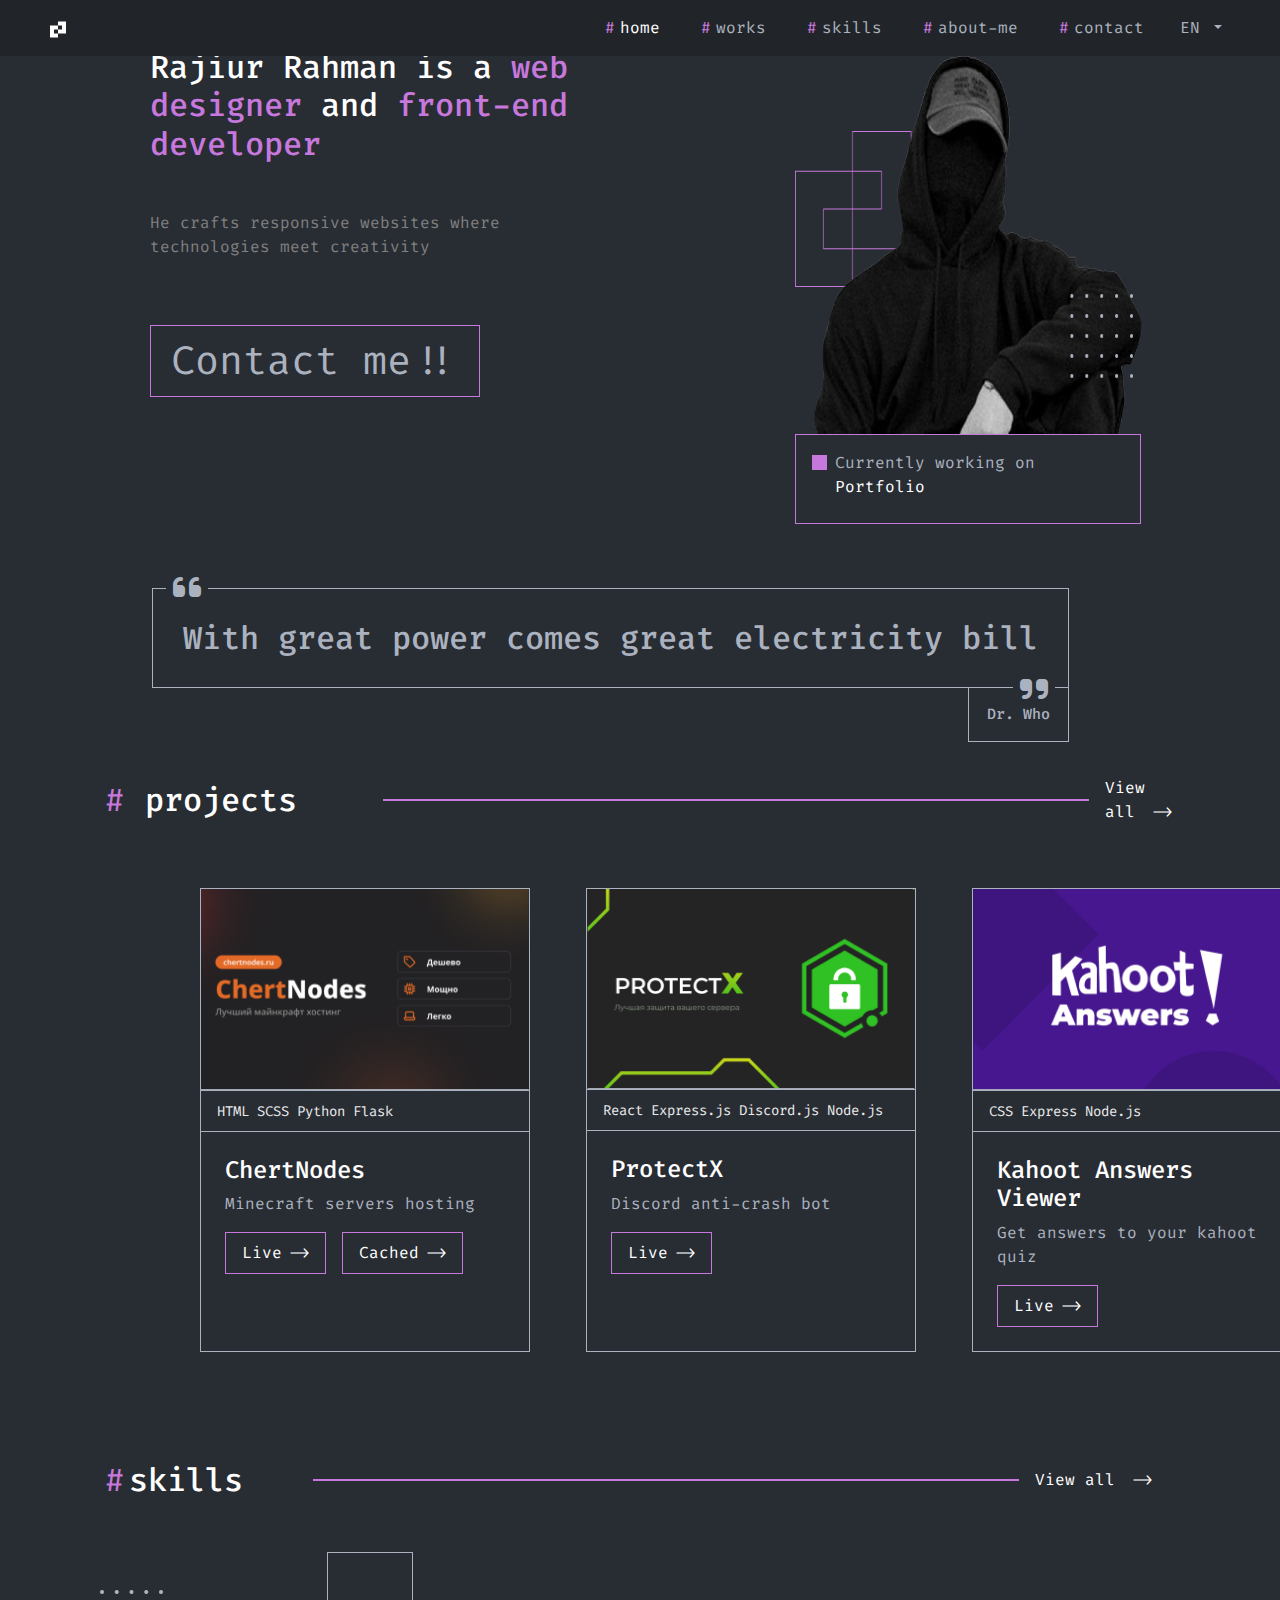
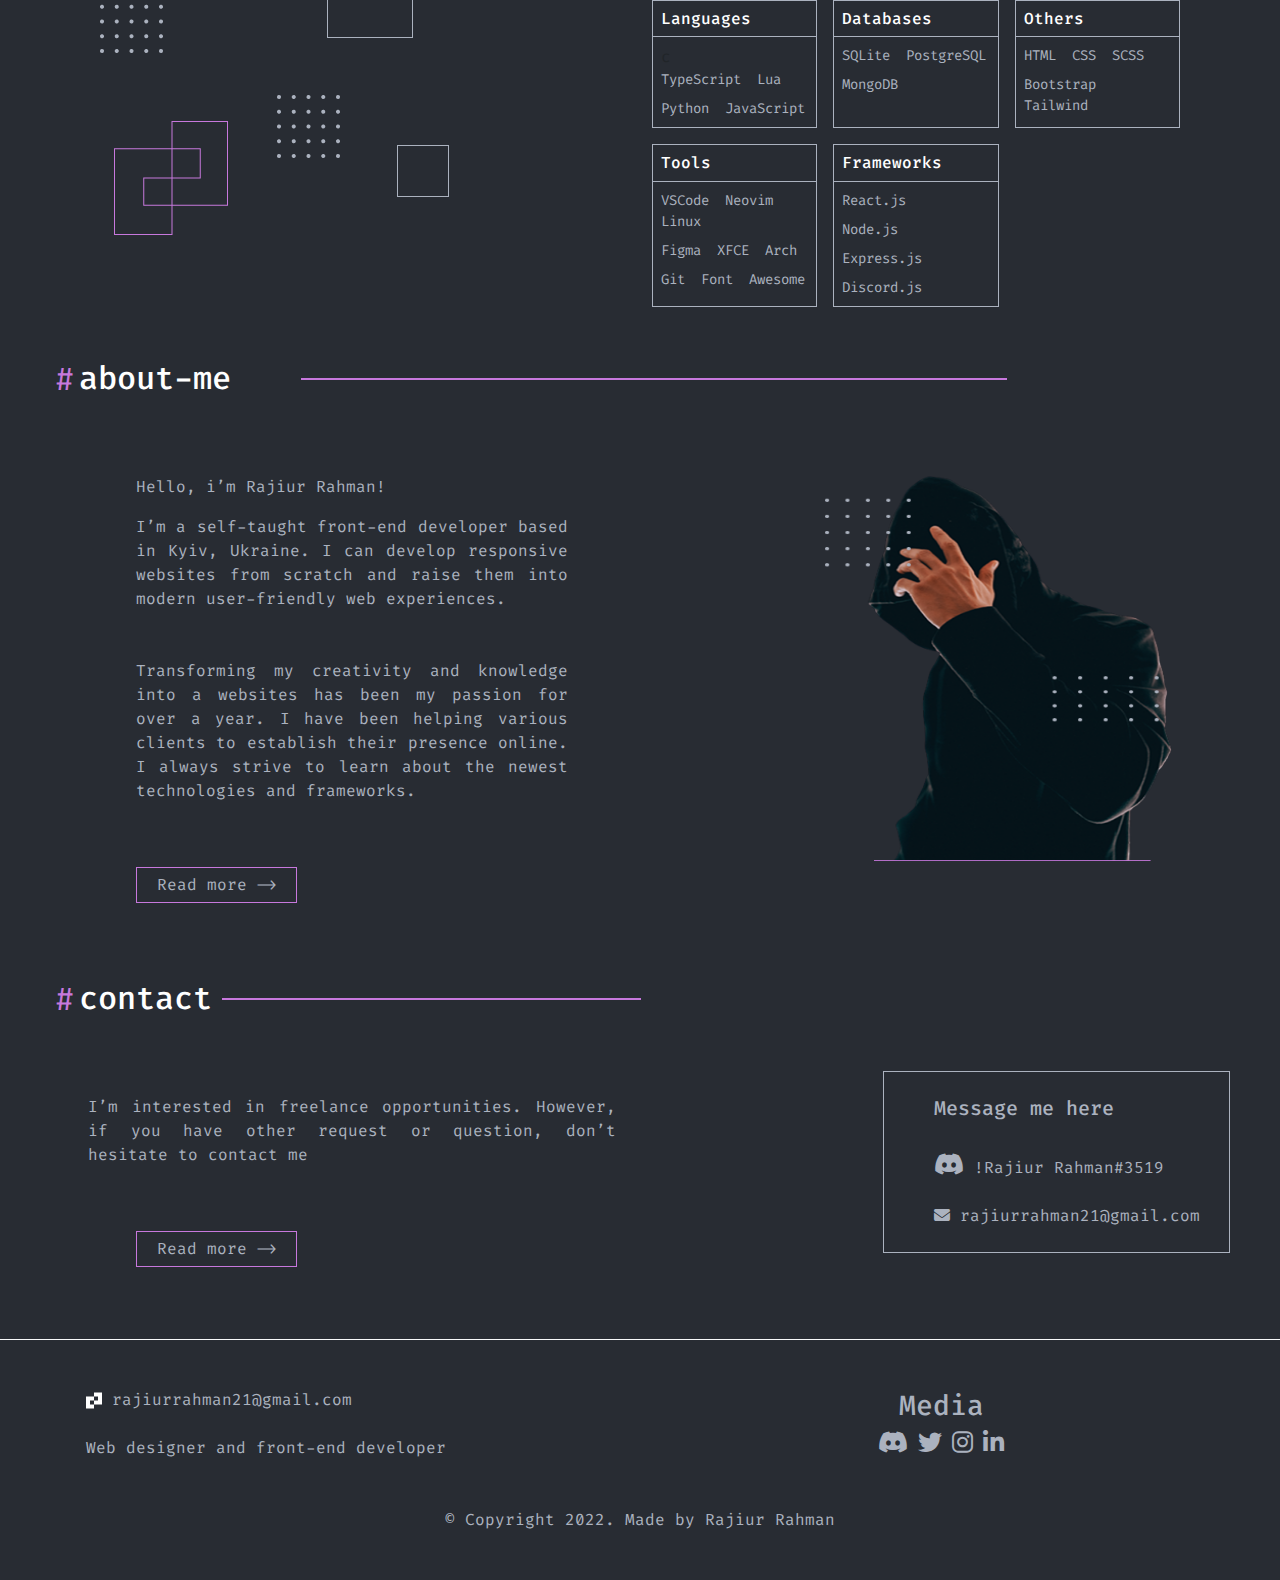
<file: index.html>
<!DOCTYPE html>
<html lang="en">
<head>
    <meta charset="UTF-8">
    <meta name="viewport" content="width=device-width, initial-scale=1.0">
    <title>Portfolio</title>
        <link href="css/bootstrap.min.css" rel="stylesheet">

    <link rel="stylesheet" href="css/styles.css">
    <link rel="stylesheet" href="css/responsive.css">
    <link rel="stylesheet" href="https://cdnjs.cloudflare.com/ajax/libs/font-awesome/6.7.2/css/all.min.css">
</head>
<body>
     <!-- Loading Animation -->
     <!-- Loading Animation -->
    
     <div class="main-item loading-screen" id="loading-item">
        <div class="static-background">
          <div class="background-masker btn-divide-left"></div>
        </div>
        
        <div class="animated-background">
          <div class="background-masker btn-divide-left"></div>
        </div>
        
        <div class="shared-dom">
          <div class="sub-rect pure-background"></div>
          <div class="sub-rect pure-background"></div>
          <div class="sub-rect pure-background"></div>
          <div class="sub-rect pure-background"></div>
          <div class="sub-rect pure-background"></div>
          <div class="sub-rect pure-background"></div>
          <div class="sub-rect pure-background"></div>
          <div class="sub-rect pure-background"></div>
        </div>
        
        <div class="css-dom"></div>
      </div>
      </div>
    </div>
    <!-- Loading Animation End -->

      
      <!-- Loading Animation End  -->


    <div class="container">
        <header class="container">
            <nav class="navbar fixed-top navbar-expand-lg bg-dark">
                <div class="container">
                  <!-- <a class="navbar-brand" href="#"></a> -->
                  <div class="navbar-brand">
                        <img src="./Image/Main logo.png" alt="Looding Logo">
                  </div>
                  <button class="navbar-toggler" type="button" data-bs-toggle="collapse" data-bs-target="#navbarNavDropdown" aria-controls="navbarNavDropdown" aria-expanded="false" aria-label="Toggle navigation">
                    <span class="navbar-toggler-icon"></span>
                  </button>
                  <div class="collapse navbar-collapse" id="navbarNavDropdown">
                    <ul class="navbar-nav ms-auto">
                      <li class="nav-item">
                        <a class="nav-link active" aria-current="page" href="./index.html"><span class="hashtag">#</span>home</a>
                      </li>
                      <li class="nav-item">
                        <a class="nav-link" href="#works"><span class="hashtag">#</span>works</a>
                      </li>
                      <li class="nav-item">
                        <a class="nav-link" href="#skills"><span class="hashtag">#</span>skills</a>
                      </li>
                      <li class="nav-item">
                        <a class="nav-link" href="#about-me"><span class="hashtag">#</span>about-me</a>
                      </li>
                      <li class="nav-item">
                        <a class="nav-link" href="#contact"><span class="hashtag">#</span>contact</a>
                      </li>
                      <li class="nav-item dropdown">
                        <a class="nav-link dropdown-toggle" href="#" role="button" data-bs-toggle="dropdown" aria-expanded="false">
                          EN
                        </a>
                        <ul class="dropdown-menu">
                          <li><a class="dropdown-item" href="#">AR</a></li>
                          <li><a class="dropdown-item" href="#">EN</a></li>
                        </ul>
                      </li>
                    </ul>
                  </div>
                </div>
              </nav>


        
        <section class="container mt-5">
            <div class="row">
                <div class="col-md-6">
                    <!-- First coumn content -->
                     <div class="hdTitel fs-1">
                     <h1 style="color: white;" class="hdTitel">Rajiur Rahman is a <span style="color:#C778DD ;">web designer <span style="color: white ;">and</span> front-end developer</span></h1>

                     <p class="mt-5">He crafts responsive websites where technologies meet creativity</p>

                    <button class="contact-btn mt-5"><a href="./contact.html">Contact me!!</a></button>
                    </div>
                </div>
                <div class="col-md-6 col-sm-12">
                    <!-- Second column content -->
                     <div class="imageResize">
                    <img src="./Image/hader-img 1.png" alt="Header illustration" class="img-fluid">
                    <div class="border-resize iamge-buttonTitle d-flex p-2 pt-3">
                        <h1 class="mx-2 mt-1"> </h1>
                    <p>Currently working on <span>Portfolio</span></p>
                </div>
                </div>
                </div>
            </div>
        </section>

        <!-- Quote Section Start -->    
        <section >
            <div class="quote-box ">
                <h2 class="quote-text">With great power comes great electricity bill</h2>
                <h3 class="quote-author">Dr. Who</h3>
            </div>
          
        </section>
    </header>

    <!-- Project Section Start -->
     <section class="projects-section" id="works">
        <div class="container">
            <div class="section-header d-flex justify-content-between align-items-center">
                <div class="title d-flex align-items-center">
                    <span class="hashtag">#</span>
                    <h2>projects</h2>
                    <button class="btn-outline2"></button>
                    <a href="./projects.html" class="view-all">View all <span>⟶</span></a>
                </div>
                
            </div>
            
            <div class="row projects-grid">
                <div class="col-md-6 col-sm-12 col-lg-4 mb-4 responsive-card">
                    <div class="project-card ">
                    <div class="project-image">
                        <img src="./Image/Project-img1.png" alt="ChertNodes">
                    </div>
                    <div class="project-tech">
                        <span>HTML SCSS Python Flask</span>
                    </div>
                    <div class="project-info">
                        <h3>ChertNodes</h3>
                        <p>Minecraft servers hosting</p>
                        <div class="project-links">
                            <a href="#" class="btn-outline">Live <span>⟶</span></a>
                            <a href="#" class="btn-outline">Cached <span>⟶</span></a>
                        </div>
                    </div>
                    </div>
                </div>
                
                <div class="col-md-6 col-sm-12 col-lg-4 mb-4 responsive-card">
                <div class="project-card">
                    <div class="project-image">
                        <img src="./Image/Project-img2.png" alt="ProtectX">
                    </div>
                    <div class="project-tech">
                        <span>React Express.js Discord.js Node.js</span>
                    </div>
                    <div class="project-info">
                        <h3>ProtectX</h3>
                        <p>Discord anti-crash bot</p>
                        <div class="project-links">
                            <a href="#" class="btn-outline">Live <span>⟶</span></a>
                        </div>
                    </div>
                </div>
            </div>
                
            <div class="col-md-6 col-sm-12 col-lg-4 mb-4 responsive-card">
                <div class="project-card">
                    <div class="project-image">
                        <img src="./Image/Project-img3.png" alt="Kahoot Answers">
                    </div>
                    <div class="project-tech">
                        <span>CSS Express Node.js</span>
                    </div>
                    <div class="project-info">
                        <h3>Kahoot Answers Viewer</h3>
                        <p>Get answers to your kahoot quiz</p>
                        <div class="project-links">
                            <a href="#" class="btn-outline">Live <span>⟶</span></a>
                        </div>
                    </div>
                </div>
            </div>
        </div>
     </section>



    <!-- Skills Section Start -->
    <section class="container skills-section" id="skills">
        <div class="skill-section title d-flex align-items-center">
            <span class="hashtag">#</span>
            <h2>skills</h2>
            <button class="btn-outline2"></button>
            <a href=".//about.html" class="view-all ps-3">View all <span>⟶</span></a>
        </div>
        <div class="row mt-5 ">
            <div class="col-md-6 col-sm-12 skills-image">
                <img src="./Image/dots .png" alt="Dotes Ima">
            </div>
            <div class="col-md-6 col-sm-12">
                <div class="skills-grid mt-5">
                    <div class="skill-box">
                        <div class="skill-header">
                            <h1>Languages</h1>
                        </div>
                        <div class="skill-card">c
                            <p>TypeScript Lua</p>
                            <p>Python JavaScript</p>
                        </div>
                    </div>
                    
                    <div class="skill-box">
                        <div class="skill-header">
                            <h1>Databases</h1>
                        </div>
                        <div class="skill-card">
                            <p>SQLite PostgreSQL</p>
                            <p>MongoDB</p>
                        </div>
                    </div>

                    <div class="skill-box">
                        <div class="skill-header">
                            <h1>Others</h1>
                        </div>
                        <div class="skill-card">
                            <p>HTML CSS SCSS</p>
                            <p>Bootstrap Tailwind</p>
                        </div>
                    </div>

                    <div class="skill-box">
                        <div class="skill-header">
                            <h1>Tools</h1>
                        </div>
                        <div class="skill-card">
                            <p>VSCode Neovim Linux</p>
                            <p>Figma XFCE Arch</p>
                            <p>Git Font Awesome</p>
                        </div>
                    </div>

                    <div class="skill-box">
                        <div class="skill-header">
                            <h1>Frameworks</h1>
                        </div>
                        <div class="skill-card">
                            <p>React.js</p>
                            <p>Node.js</p>
                            <p>Express.js</p>
                            <p>Discord.js</p>
                        </div>
                    </div>
                </div>
                </div>
            </div>
        </div>
    </section>

    <!-- About Me Section Start -->
    <section class="container about-me mt-5" id="about-me" >
        <div class="title d-flex align-items-center">
            <span class="hashtag">#</span>
            <h2>about-me</h2>
            <button class="btn-outline2"></button>
        </div>
        <div class="row">
            <div class="col-md-6 col-sm-12 mt-5 about-content">
                <p class="px-5" >Hello, i’m Rajiur Rahman!</p>
                <p class="mt-2 px-5">
                    I’m a self-taught front-end developer based in Kyiv, Ukraine. I can develop responsive websites from scratch and raise them into modern user-friendly web experiences. 
                    <br><br><br>
                
                    Transforming my creativity and knowledge into a websites has been my passion for over a year. I have been helping various clients to establish their presence online. I always strive to learn about the newest technologies and frameworks.
                </p>
                <button class="Read-more mt-5 mx-5"> <a href="./about.html">Read more <span>⟶</span></a></button>
            </div>
            <div class="col-md-6 mt-5">
                <div class="about-image">
                  <img class="imageResize"  src="Image/about-photos.png" alt="about photos">
                </div>
            </div>
        </div>
    </section>

    <!-- Contact Section Start -->
    <section class="container contact-section mt-5" id="contact">
        <div class="title d-flex align-items-center">
            <span class="hashtag">#</span>
            <h2>contact</h2>
            <button class="btn-outline2"></button>
        </div>
        <div class="row">
            <div class="col-md-6 col-sm-12 mt-5 contact-content">
                <p> I’m interested in freelance opportunities. However, if you have other request or question, don’t hesitate to contact me</p>
                <button class="Read-more mt-5 mx-5"> <a href="./contact.html">Read more <span>⟶</span></a></button>
            </div>
            
            <div class="col-md-6 col-sm-12 mt-5">
                <div class="message">
                    <h5>Message me here</h5>
                    <br>
                    <span class="discord"><i class="fa-brands fa-discord"></i> !Rajiur Rahman#3519</span>
                    <br><br>
                    <span class="discord"><i class="fa-solid fa-envelope"></i> rajiurrahman21@gmail.com</span>
                </div>
            </div>
        </div>
    </section>
<!-- Footer Section Start -->

    <footer class="container border-top border-light mt-5">
        <div class="row mt-5">
            <div class="col-md-6 col-sm-12 px-5 ">
                <div class="logo mb-4">
                    <img src="Image/Main logo.png" alt="logo">
                    <span>rajiurrahman21@gmail.com</span>
                </div>
                <span class="mb-4" style="color: var(--gray);">Web designer and front-end developer</span>
            </div>
            <div class="col-md-6 col-sm-12 allMedia">
                <h3>Media</h3>
                <div class="social-links">
                    <a href="#"><i class="fa-brands fa-discord"></i></a>
                    <a href="#"><i class="fa-brands fa-twitter"></i></a>
                    <a href="#"><i class="fa-brands fa-instagram"></i></a>
                    <a href="#"><i class="fa-brands fa-linkedin-in"></i></a>
                </div>
            </div>
        </div>
        <section class="copyWrite my-5 mt-5">
            <span> &copy; Copyright 2022. Made by Rajiur Rahman </span>
        </section>
    </footer>
    <!-- Footer Section End -->

    <script src="./js/loading.js"></script>
    <script src="js/bootstrap.min.js"></script>
</body>
</html>
</file>
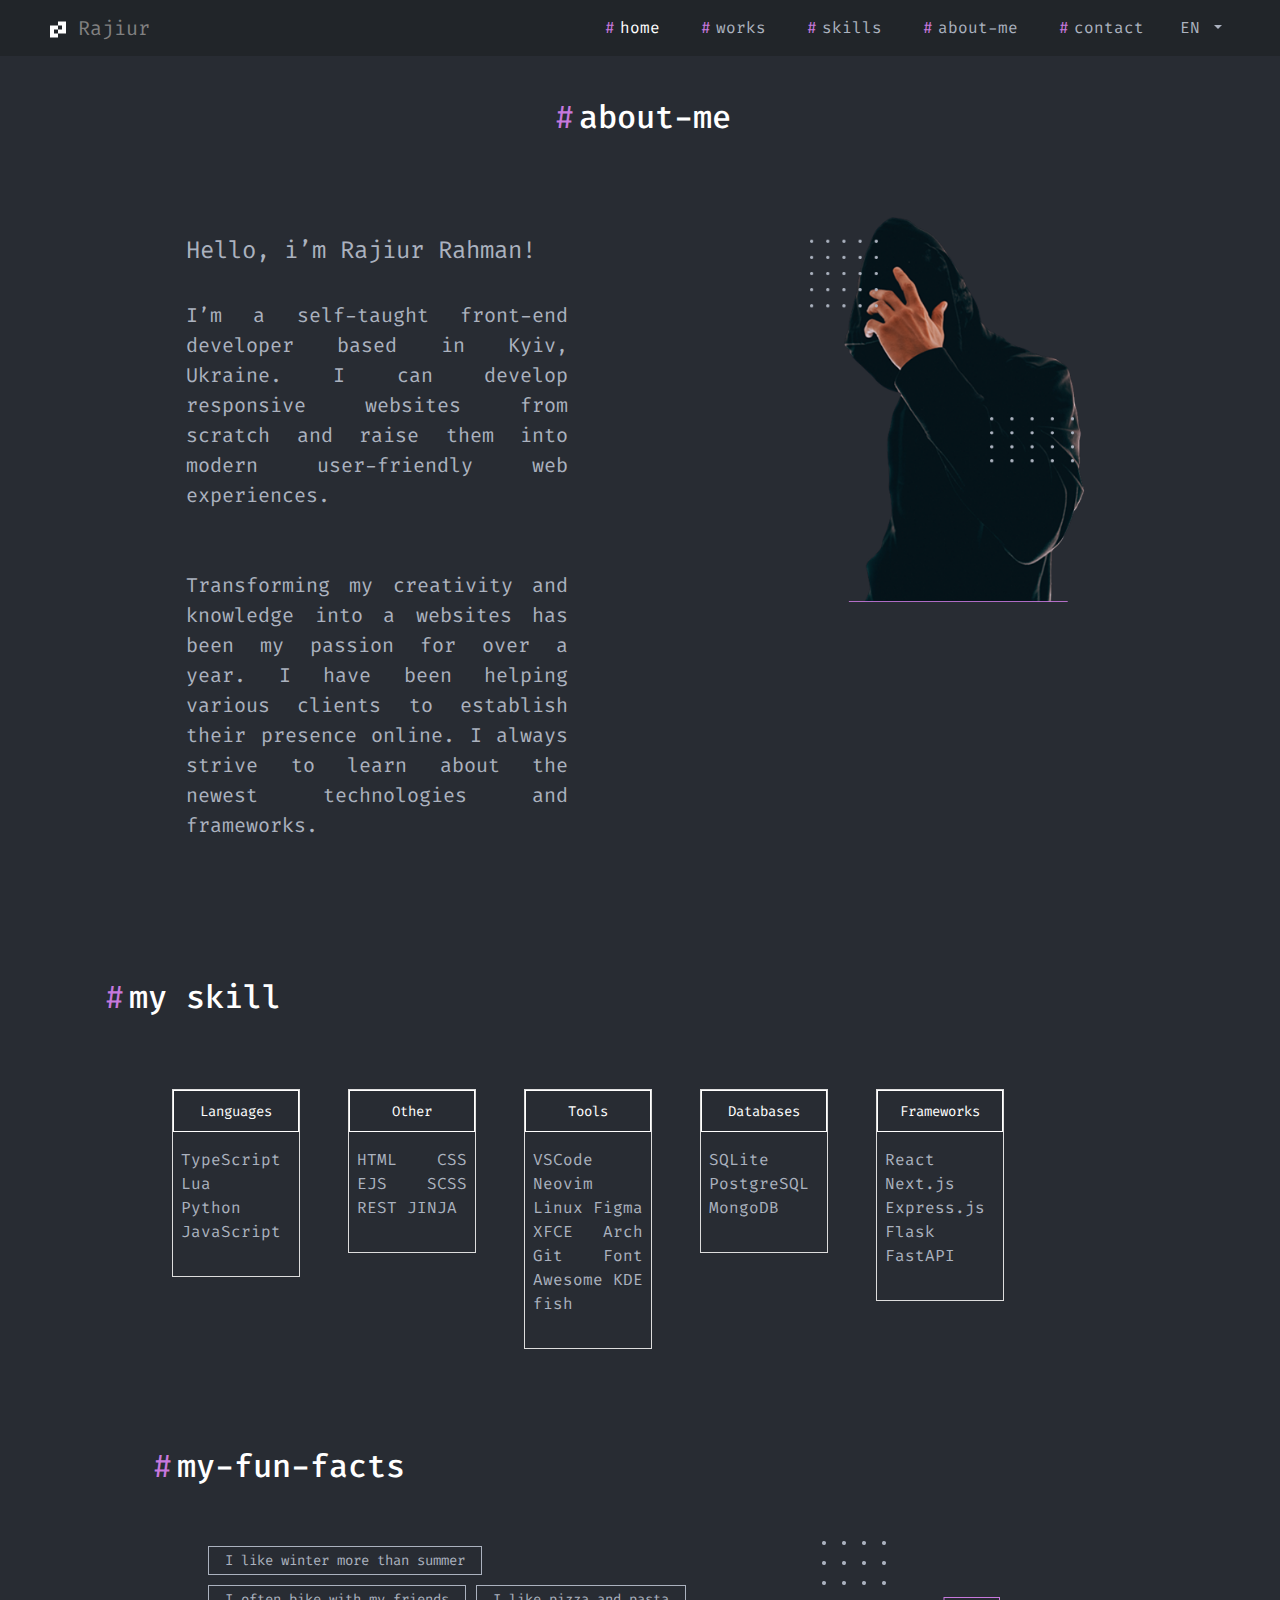
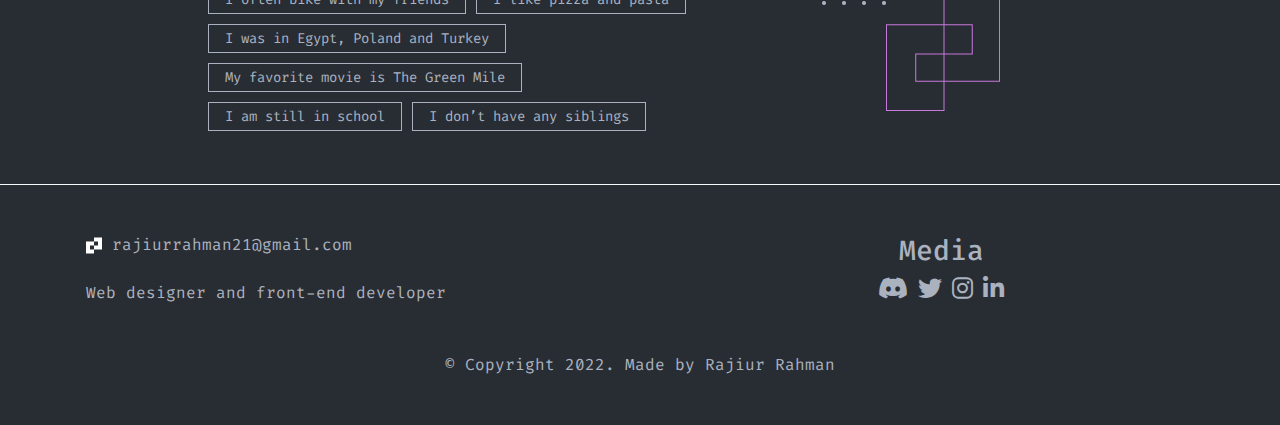
<file: about.html>
<!DOCTYPE html>
<html lang="en">

<head>
    <meta charset="UTF-8">
    <meta name="viewport" content="width=device-width, initial-scale=1.0">
    <title>Rajiur Rahman😊</title>

    <link href="css/bootstrap.min.css" rel="stylesheet">

    <link rel="stylesheet" href="css/about.css">
    <!-- <link rel="stylesheet" href="css/responsive.css"> -->
    <link rel="stylesheet" href="https://cdnjs.cloudflare.com/ajax/libs/font-awesome/6.7.2/css/all.min.css">
</head>

<body>
    <div class="container">
        <header class="Container">
            <nav class="navbar fixed-top navbar-expand-lg bg-dark mb-5">
                <div class="container">
                    <!-- <a class="navbar-brand" href="#"></a> -->
                    <div class="navbar-brand">
                        <img src="./Image/Main logo.png" alt="Looding Logo">
                        <span style="color: gray;">Rajiur</span>
                    </div>
                    <button class="navbar-toggler" type="button" data-bs-toggle="collapse"
                        data-bs-target="#navbarNavDropdown" aria-controls="navbarNavDropdown" aria-expanded="false"
                        aria-label="Toggle navigation">
                        <span class="navbar-toggler-icon"></span>
                    </button>
                    <div class="collapse navbar-collapse" id="navbarNavDropdown">
                        <ul class="navbar-nav ms-auto">
                            <li class="nav-item">
                                <a class="nav-link active" aria-current="page" href="./index.html"><span
                                        class="hashtag">#</span>home</a>
                            </li>
                            <li class="nav-item">
                                <a class="nav-link" href="#works"><span class="hashtag">#</span>works</a>
                            </li>
                            <li class="nav-item">
                                <a class="nav-link" href="#skills"><span class="hashtag">#</span>skills</a>
                            </li>
                            <li class="nav-item">
                                <a class="nav-link" href="#about-me"><span class="hashtag">#</span>about-me</a>
                            </li>
                            <li class="nav-item">
                                <a class="nav-link" href="#contact"><span class="hashtag">#</span>contact</a>
                            </li>
                            <li class="nav-item dropdown">
                                <a class="nav-link dropdown-toggle" href="#" role="button" data-bs-toggle="dropdown"
                                    aria-expanded="false">
                                    EN
                                </a>
                                <ul class="dropdown-menu">
                                    <li><a class="dropdown-item" href="#">AR</a></li>
                                    <li><a class="dropdown-item" href="#">EN</a></li>
                                </ul>
                            </li>
                        </ul>
                    </div>
                </div>
            </nav>

            <!-- About Me Section Start -->
            <section class="container about-me mt-5 my-5" id="about-me">
                <div class="title d-flex justify-content-center">
                    <span class="hashtag">#</span>
                    <h2>about-me</h2>
                </div>
                <div class="row">
                    <div class="col-md-6 col-sm-12 mt-5 about-content">
                        <p class="px-5 fs-4 py-3">Hello, i’m Rajiur Rahman!</p>
                        <p class="mt-2 px-5 fs-5">
                            I’m a self-taught front-end developer based in Kyiv, Ukraine. I can develop responsive
                            websites from scratch and raise them into modern user-friendly web experiences.
                            <br><br><br>

                            Transforming my creativity and knowledge into a websites has been my passion for over a
                            year. I have been helping various clients to establish their presence online. I always
                            strive to learn about the newest technologies and frameworks.
                        </p>
                    </div>
                    <div class="col-md-6 mt-5">
                        <div class="about-image">
                            <img class="imageResize" src="Image/about-photos.png" alt="about photos">
                        </div>
                    </div>
                </div>
            </section>
            <!-- About Me Section End -->
        </header>

        <!-- Skill Section start  -->

        <section class="container mt-5" id="skills">
            <div class="Skill-title d-flex ">
                <span class="hashtag">#</span>
                <h2>my skill</h2>
            </div>

            <div class="row  gx-5 gy-3 ms-5 mt-5  my-5">
                <!-- Card---1 -->
                <div class="col-12 col-md-6 col-lg-2 ">
                    <div class="card skill-card">
                        <div class="card-body">
                            <div class="applyCode">
                                <span>Languages</span>
                            </div>
                            <div class="px-2">
                                <p class="py-3">
                                    TypeScript Lua <br>
                                    Python JavaScript
                                </p>
                            </div>
                        </div>
                    </div>
                </div>
                <!-- Card---2 -->
                <div class="col-12 col-md-6 col-lg-2">
                    <div class="card skill-card">
                        <div class="card-body">
                            <div class="applyCode">
                                <span>Other</span>
                            </div>
                            <div class="px-2">
                                <p class="py-3">
                                    HTML CSS EJS SCSS REST JINJA
                                </p>
                            </div>
                        </div>
                    </div>
                </div>
                <!-- Card---3 -->
                <div class="col-12 col-md-6 col-lg-2">
                    <div class="card skill-card">
                        <div class="card-body">
                            <div class="applyCode">
                                <span>Tools</span>
                            </div>
                            <div class="px-2">
                                <p class="py-3">
                                    VSCode Neovim Linux Figma XFCE Arch Git Font
                                    Awesome KDE fish
                                </p>
                            </div>
                        </div>
                    </div>
                </div>
                <!-- Card---4 -->
                <div class="col-12 col-md-6 col-lg-2">
                    <div class="card skill-card">
                        <div class="card-body">
                            <div class="applyCode">
                                <span>Databases</span>
                            </div>
                            <div class="px-2">
                                <p class="py-3">
                                    SQLite PostgreSQL MongoDB
                                </p>
                            </div>
                        </div>
                    </div>
                </div>
                <!-- Card---5 -->
                <div class="col-12 col-md-6 col-lg-2">
                    <div class="card skill-card">
                        <div class="card-body">
                            <div class="applyCode">
                                <span>Frameworks</span>
                            </div>
                            <div class="px-2">
                                <p class="py-3">
                                    React Next.js Express.js Flask FastAPI
                                </p>
                            </div>
                        </div>
                    </div>
                </div>



            </div>
        </section>


        <!-- Skill Section end  -->


        <!-- My Fun Facts Start -->
        <section class="container my-5 ms-5">
            <div class="Skill-title d-flex  mb-5">
                <span class="hashtag">#</span>
                <h2>my-fun-facts </h2>
            </div>
            <div class="row d-flex ms-5">
                <div class="facts col-sm-12 col-md-6 col-lg-6">
                        <span>I like winter more than summer</span>
                        <span>I often bike with my friends</span>
                        <span>I like pizza and pasta</span>
                        <span>I was in Egypt, Poland and Turkey</span>
                        <span>My favorite movie is The Green Mile</span>
                        <span>I am still in school</span>
                        <span>I don’t have any siblings</span>
                </div>
                <div class="facts-img col-sm-12 col-md-6 col-lg-6">
                    <img src="./Image/About_img1.png" alt="Loading Image">
                </div>
            </div>

        </section>




    </div>

    <!-- Footer Section Start -->

    <footer class="container border-top border-light mt-5">
        <div class="row mt-5">
            <div class="col-md-6 col-sm-12 px-5 ">
                <div class="logo mb-4">
                    <img src="Image/Main logo.png" alt="logo">
                    <span>rajiurrahman21@gmail.com</span>
                </div>
                <span class="mb-4" style="color: var(--gray);">Web designer and front-end developer</span>
            </div>
            <div class="col-md-6 col-sm-12 allMedia">
                <h3>Media</h3>
                <div class="social-links">
                    <a href="#"><i class="fa-brands fa-discord"></i></a>
                    <a href="#"><i class="fa-brands fa-twitter"></i></a>
                    <a href="#"><i class="fa-brands fa-instagram"></i></a>
                    <a href="#"><i class="fa-brands fa-linkedin-in"></i></a>
                </div>
            </div>
        </div>
        <section class="copyWrite my-5 mt-5">
            <span> &copy; Copyright 2022. Made by Rajiur Rahman </span>
        </section>
    </footer>



    <script src="./js/loading.js"></script>
    <script src="js/bootstrap.min.js"></script>
</body>

</html>
</file>
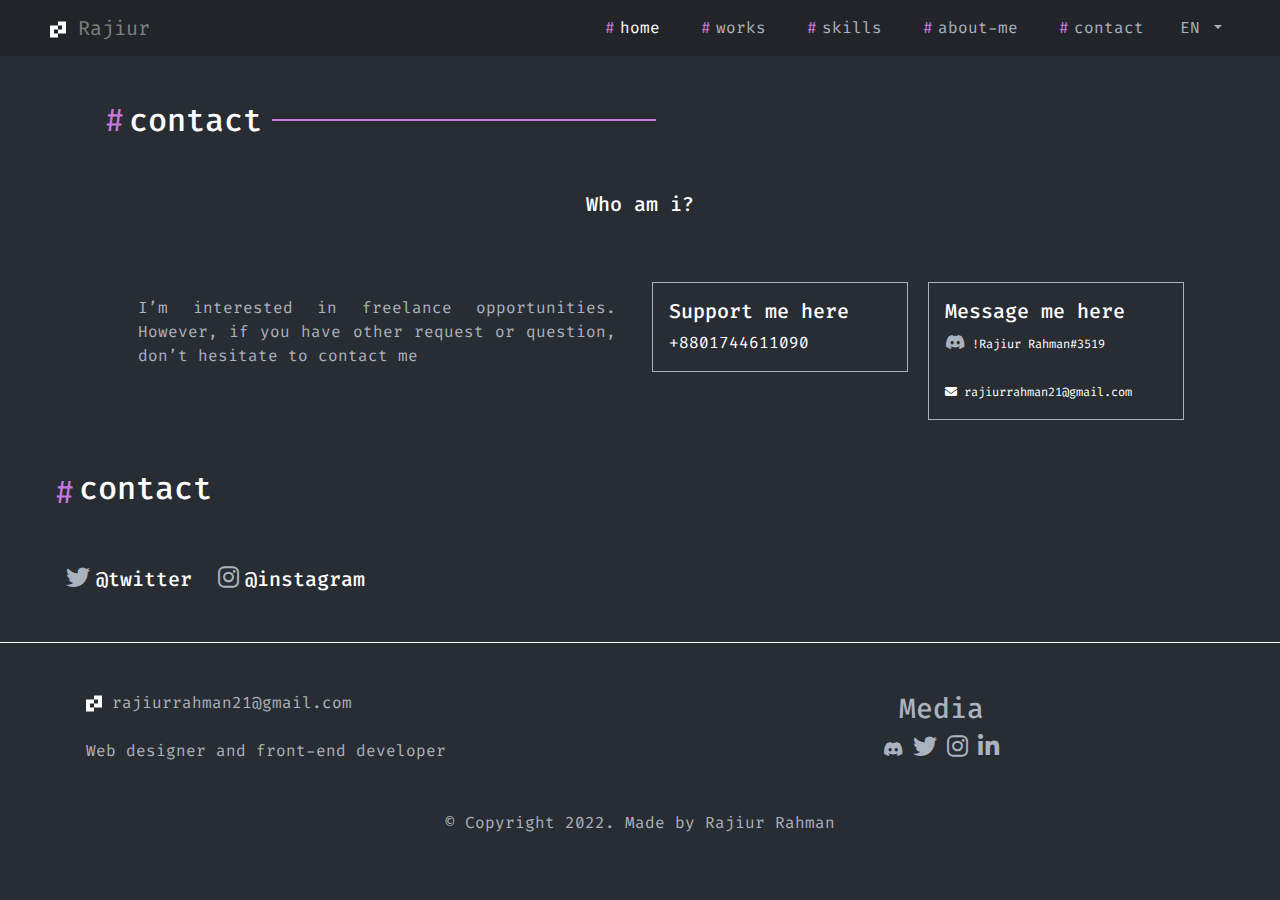
<file: contact.html>
<!DOCTYPE html>
<html lang="en">

<head>
    <meta charset="UTF-8">
    <meta name="viewport" content="width=device-width, initial-scale=1.0">
    <title>Document</title>
    <link href="css/bootstrap.min.css" rel="stylesheet">

    <link rel="stylesheet" href="css/contact.css">
    <!-- <link rel="stylesheet" href="css/responsive.css"> -->
    <link rel="stylesheet" href="https://cdnjs.cloudflare.com/ajax/libs/font-awesome/6.7.2/css/all.min.css">
</head>

<body>
    <!-- Loading Animation -->
    <!-- Loading Animation -->

    <div class="main-item loading-screen" id="loading-item">
        <div class="static-background">
            <div class="background-masker btn-divide-left"></div>
        </div>

        <div class="animated-background">
            <div class="background-masker btn-divide-left"></div>
        </div>

        <div class="shared-dom">
            <div class="sub-rect pure-background"></div>
            <div class="sub-rect pure-background"></div>
            <div class="sub-rect pure-background"></div>
            <div class="sub-rect pure-background"></div>
            <div class="sub-rect pure-background"></div>
            <div class="sub-rect pure-background"></div>
            <div class="sub-rect pure-background"></div>
            <div class="sub-rect pure-background"></div>
        </div>

        <div class="css-dom"></div>
    </div>
    </div>
    </div>
    <!-- Loading Animation End -->


    <!-- Loading Animation End  -->


    <div class="container">
        <header class="container">
            <nav class="navbar fixed-top navbar-expand-lg bg-dark">
                <div class="container">
                    <!-- <a class="navbar-brand" href="#"></a> -->
                    <div class="navbar-brand">
                        <img src="./Image/Main logo.png" alt="Looding Logo">
                        <span style="color: gray;">Rajiur</span>
                    </div>
                    <button class="navbar-toggler" type="button" data-bs-toggle="collapse"
                        data-bs-target="#navbarNavDropdown" aria-controls="navbarNavDropdown" aria-expanded="false"
                        aria-label="Toggle navigation">
                        <span class="navbar-toggler-icon"></span>
                    </button>
                    <div class="collapse navbar-collapse" id="navbarNavDropdown">
                        <ul class="navbar-nav ms-auto">
                            <li class="nav-item">
                                <a class="nav-link active" aria-current="page" href="./index.html"><span
                                        class="hashtag">#</span>home</a>
                            </li>
                            <li class="nav-item">
                                <a class="nav-link" href="#works"><span class="hashtag">#</span>works</a>
                            </li>
                            <li class="nav-item">
                                <a class="nav-link" href="#skills"><span class="hashtag">#</span>skills</a>
                            </li>
                            <li class="nav-item">
                                <a class="nav-link" href="#about-me"><span class="hashtag">#</span>about-me</a>
                            </li>
                            <li class="nav-item">
                                <a class="nav-link" href="#contact"><span class="hashtag">#</span>contact</a>
                            </li>
                            <li class="nav-item dropdown">
                                <a class="nav-link dropdown-toggle" href="#" role="button" data-bs-toggle="dropdown"
                                    aria-expanded="false">
                                    EN
                                </a>
                                <ul class="dropdown-menu">
                                    <li><a class="dropdown-item" href="#">AR</a></li>
                                    <li><a class="dropdown-item" href="#">EN</a></li>
                                </ul>
                            </li>
                        </ul>
                    </div>
                </div>
            </nav>
        </header>


        <!-- Contact Section Start -->
        <section class="container contact-section mt-5 " id="contact">
            <div class="title d-flex align-items-center">
                <span class="hashtag  mt-5">#</span>
                <h2 class=" mt-5">contact</h2>
                <button class="btn-outline2  mt-5"></button>
            </div>
            <h1 class="fs-5 mt-5" style="color: white; text-align: center;">Who am i?</h1>
            <div class="row">
                <div class="col-md-6 col-sm-12 mt-5 contact-content">
                    <p> I’m interested in freelance opportunities. However, if you have other request or question, don’t
                        hesitate to contact me</p>
                </div>

                <div class="col-md-6 col-sm-12 mt-5 d-flex">
                    <div class="row row-cols-1 row-cols-md-1 row-cols-lg-1 row-cols-xl-2 g-4">
                        <div class="col">
                            <div class="card card-message">
                              <div class="card-body">
                                <h5 class="card-title">Support me here</h5>
                                <p class="card-text">+8801744611090</p>
                              </div>
                            </div>
                          </div>
                        
                          <div class="col">
                            <div class="card card-message">
                              <div class="card-body">
                                <h5 class="card-title">Message me here</h5>
                                <span class="discord"><i class="fa-brands fa-discord"></i> !Rajiur Rahman#3519</span>
                                <br><br>
                                <span class="discord"><i class="fa-solid fa-envelope"></i> rajiurrahman21@gmail.com</span>
                              </div>
                            </div>
                          </div>
                        
                    </div>
                </div>
            </div>
        </section>
    </div>

    <section class="container">
        <div class="title d-flex align-items-center">
            <span class="hashtag  mt-5 fs-2">#</span>
            <h2 class=" mt-5 text-white">contact</h2>
        </div>
        <div class="row mt-5">

            <div class="col-12 contact-me">
                <span><i class="fa-brands fa-twitter"></i>@twitter</span>
                <span><i class="fa-brands fa-instagram"></i>@instagram</span>
            </div>
        </div>
    </section>

    <!-- Footer Section Start -->

    <footer class="container border-top border-light mt-5">
        <div class="row mt-5">
            <div class="col-md-6 col-sm-12 px-5 ">
                <div class="logo mb-4">
                    <img src="Image/Main logo.png" alt="logo">
                    <span>rajiurrahman21@gmail.com</span>
                </div>
                <span class="mb-4" style="color: var(--gray);">Web designer and front-end developer</span>
            </div>
            <div class="col-md-6 col-sm-12 allMedia">
                <h3>Media</h3>
                <div class="social-links">
                    <a href="#"><i class="fa-brands fa-discord"></i></a>
                    <a href="#"><i class="fa-brands fa-twitter"></i></a>
                    <a href="#"><i class="fa-brands fa-instagram"></i></a>
                    <a href="#"><i class="fa-brands fa-linkedin-in"></i></a>
                </div>
            </div>
        </div>
        <section class="copyWrite my-5 mt-5">
            <span> &copy; Copyright 2022. Made by Rajiur Rahman </span>
        </section>
    </footer>
    <!-- Footer Section End -->

    <script src="./js/loading.js"></script>
    <script src="js/bootstrap.min.js"></script>
</body>

</html>
</file>
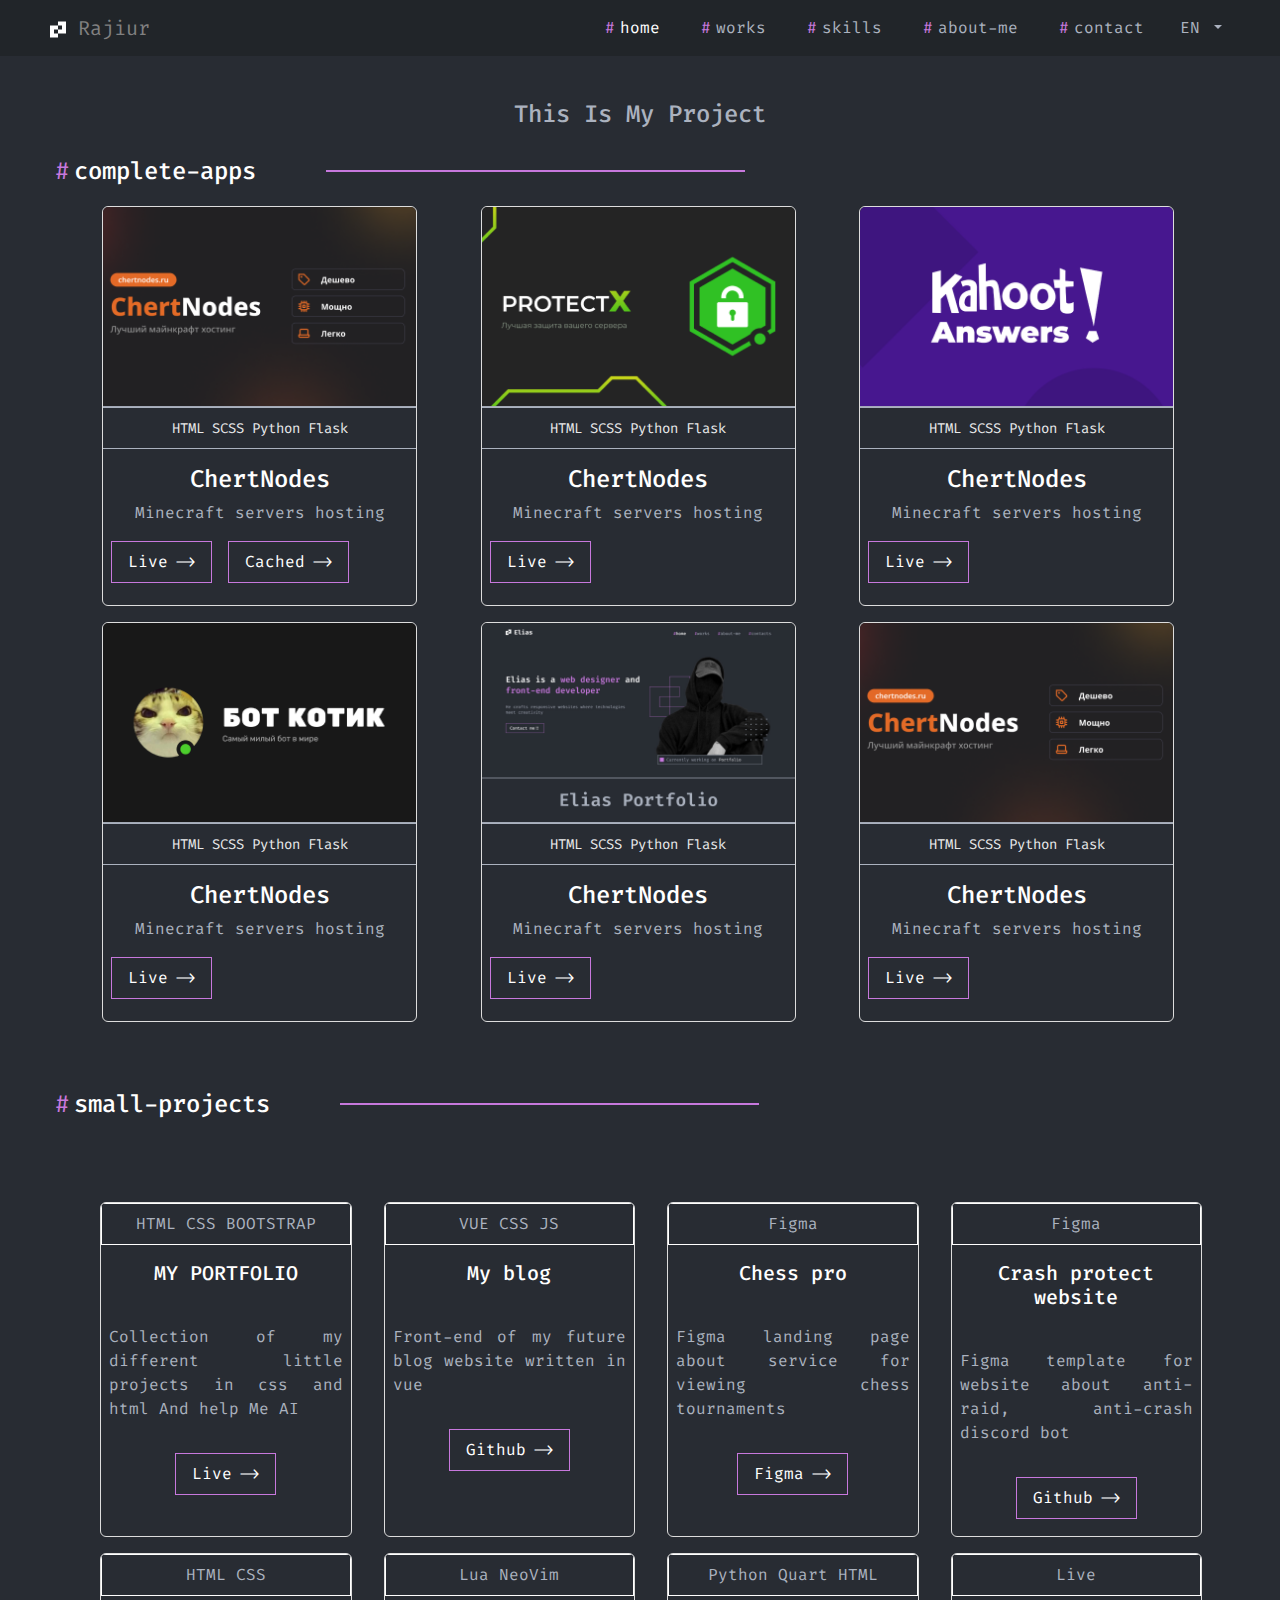
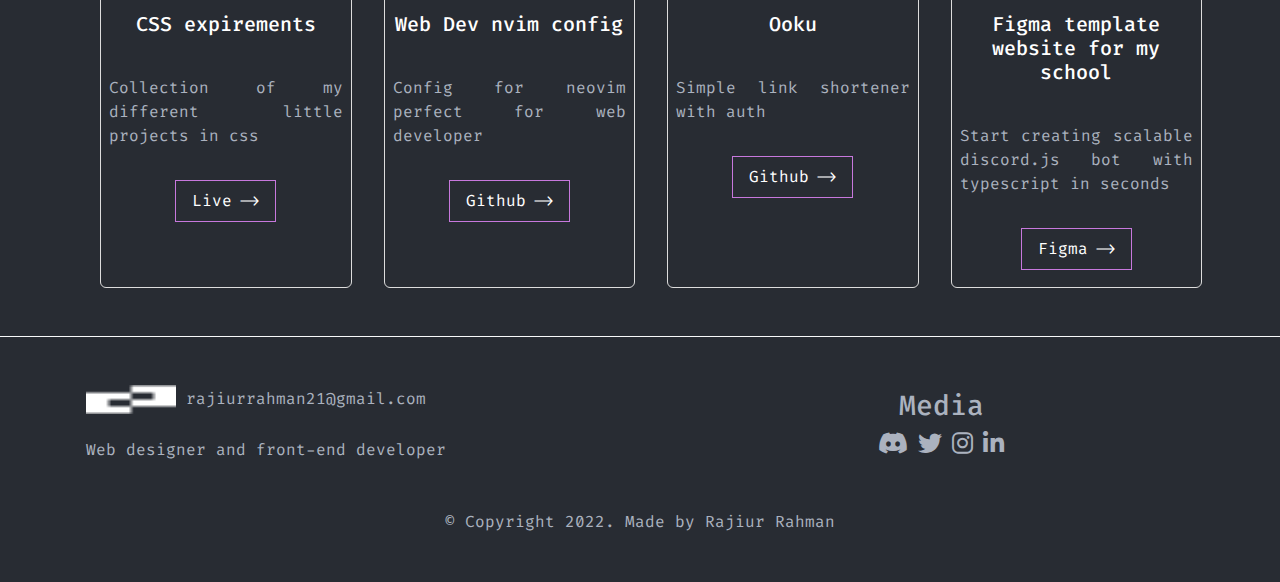
<file: projects.html>
<!DOCTYPE html>
<html lang="en">
  <head>
    <meta charset="UTF-8" />
    <meta name="viewport" content="width=device-width, initial-scale=1.0" />
    <title>Portfolio</title>
    <link href="css/bootstrap.min.css" rel="stylesheet" />

    <link rel="stylesheet" href="css/project.css" />
    <link
      rel="stylesheet"
      href="https://cdnjs.cloudflare.com/ajax/libs/font-awesome/6.7.2/css/all.min.css"
    />
  </head>
  <body>
    <!-- Loading Animation -->
    
      <div class="main-item loading-screen" id="loading-item">
        <div class="static-background">
          <div class="background-masker btn-divide-left"></div>
        </div>
        
        <div class="animated-background">
          <div class="background-masker btn-divide-left"></div>
        </div>
        
        <div class="shared-dom">
          <div class="sub-rect pure-background"></div>
          <div class="sub-rect pure-background"></div>
          <div class="sub-rect pure-background"></div>
          <div class="sub-rect pure-background"></div>
          <div class="sub-rect pure-background"></div>
          <div class="sub-rect pure-background"></div>
          <div class="sub-rect pure-background"></div>
          <div class="sub-rect pure-background"></div>
        </div>
        
        <div class="css-dom"></div>
      </div>
      </div>
    </div>
    <!-- Loading Animation End -->
    <header class="header z-index-1">
      <nav class="navbar fixed-top navbar-expand-lg bg-dark">
        <div class="container">
          <!-- <a class="navbar-brand" href="#"></a> -->
          <div class="navbar-brand">
            <img src="./Image/Main logo.png" alt="Looding Logo" />
            <span style="color: gray;">Rajiur</span>
          </div>
          <button
            class="navbar-toggler"
            type="button"
            data-bs-toggle="collapse"
            data-bs-target="#navbarNavDropdown"
            aria-controls="navbarNavDropdown"
            aria-expanded="false"
            aria-label="Toggle navigation"
          >
            <span class="navbar-toggler-icon"></span>
          </button>
          <div class="collapse navbar-collapse" id="navbarNavDropdown">
            <ul class="navbar-nav ms-auto">
              <li class="nav-item">
                <a class="nav-link active" aria-current="page" href="./index.html"
                  ><span class="hashtag">#</span>home</a
                >
              </li>
              <li class="nav-item">
                <a class="nav-link" href="#works"
                  ><span class="hashtag">#</span>works</a
                >
              </li>
              <li class="nav-item">
                <a class="nav-link" href="#skills"
                  ><span class="hashtag">#</span>skills</a
                >
              </li>
              <li class="nav-item">
                <a class="nav-link" href="#about-me"
                  ><span class="hashtag">#</span>about-me</a
                >
              </li>
              <li class="nav-item">
                <a class="nav-link" href="#contact"
                  ><span class="hashtag">#</span>contact</a
                >
              </li>
              <li class="nav-item dropdown">
                <a
                  class="nav-link dropdown-toggle"
                  href="#"
                  role="button"
                  data-bs-toggle="dropdown"
                  aria-expanded="false"
                >
                  EN
                </a>
                <ul class="dropdown-menu">
                  <li><a class="dropdown-item" href="#">AR</a></li>
                  <li><a class="dropdown-item" href="#">EN</a></li>
                </ul>
              </li>
            </ul>
          </div>
        </div>
      </nav>
    </header>

    <h1 class="Main-title">This Is My Project</h1>

    <!-- Complete Apps Section start -->

    <section class="container">
      <div class="Projects-title d-flex align-items-center">
        <span class="hashtag">#</span>
        <h2>complete-apps</h2>
        <button class="btn-outline2"></button>
      </div>
      <div class="row gx-2 gy-3 ms-5">
        <!-- Card 1 -->
        <div class="col-12 col-md-6 col-lg-4">
          <div class="card project-card">
            <img src="./Image/Project-img1.png" class="card-img-top" alt="Card 1" />
            <div class="card-body">
              <div class="project-tech">
                <span>HTML SCSS Python Flask</span>
              </div>
              <div class="px-2">
                <h5 class="mt-3">ChertNodes</h5>
                <p>Minecraft servers hosting</p>
                <div class="project-button">
                  <a href="#" class="btn-outline">Live <span>⟶</span></a>
                  <a href="#" class="btn-outline">Cached <span>⟶</span></a>
                </div>
              </div>
            </div>
          </div>
        </div>
        <!-- Card 2 -->
        <div class="col-12 col-md-6 col-lg-4">
          <div class="card project-card">
            <img src="./Image/Project-img2.png" class="card-img-top" alt="Card 2" />
            <div class="card-body">
              <div class="project-tech">
                <span>HTML SCSS Python Flask</span>
              </div>
              <div class="px-2">
                <h5 class="mt-3">ChertNodes</h5>
                <p>Minecraft servers hosting</p>
                <div class="project-button">
                  <a href="#" class="btn-outline">Live <span>⟶</span></a>
                </div>
              </div>
            </div>
          </div>
        </div>
        <!-- Card 3 -->
        <div class="col-12 col-md-6 col-lg-4">
          <div class="card project-card">
            <img src="./Image/Project-img3.png" class="card-img-top" alt="Card 3" />
            <div class="card-body">
              <div class="project-tech">
                <span>HTML SCSS Python Flask</span>
              </div>
              <div class="px-2">
                <h5 class="mt-3">ChertNodes</h5>
                <p>Minecraft servers hosting</p>
                <div class="project-button">
                  <a href="#" class="btn-outline">Live <span>⟶</span></a>
                </div>
              </div>
            </div>
          </div>
        </div>
        <!-- Card 4 -->
        <div class="col-12 col-md-6 col-lg-4">
          <div class="card project-card ">
            <img src="./Image/Project-img4.png" class="card-img-top" alt="Card 4" />
            <div class="card-body">
              <div class="project-tech">
                <span>HTML SCSS Python Flask</span>
              </div>
              <div class="px-2">
                <h5 class="mt-3">ChertNodes</h5>
                <p>Minecraft servers hosting</p>
                <div class="project-button">
                  <a href="#" class="btn-outline">Live <span>⟶</span></a>
                </div>
              </div>
            </div>
          </div>
        </div>
        <!-- Card 5 -->
        <div class="col-12 col-md-6 col-lg-4">
          <div class="card project-card">
            <img src="./Image/Project-img5.png" class="card-img-top" alt="Card 5" />
            <div class="card-body">
              <div class="project-tech">
                <span>HTML SCSS Python Flask</span>
              </div>
              <div class="px-2">
                <h5 class="mt-3">ChertNodes</h5>
                <p>Minecraft servers hosting</p>
                <div class="project-button">
                  <a href="#" class="btn-outline">Live <span>⟶</span></a>
                </div>
              </div>
            </div>
          </div>
        </div>
        <!-- Card 6 -->
        <div class="col-12 col-md-6 col-lg-4">
          <div class="card project-card">
            <img src="./Image/Project-img1.png" class="card-img-top" alt="Card 6" />
            <div class="card-body">
              <div class="project-tech">
                <span>HTML SCSS Python Flask</span>
              </div>
              <div class="px-2">
                <h5 class="mt-3">ChertNodes</h5>
                <p>Minecraft servers hosting</p>
                <div class="project-button">
                  <a href="#" class="btn-outline">Live <span>⟶</span></a>
                </div>
              </div>
            </div>
          </div>
        </div>
      </div>
    </section>


    <!-- Small Projects Section start  -->

    <section class="container mt-5">
      <div class="Projects-title d-flex align-items-center">
        <span class="hashtag">#</span>
        <h2>small-projects</h2>
        <button class="btn-outline2"></button>
      </div>

      <div class="row  gx-1 gy-3 ms-5 mt-5">
        <!-- Card---1 -->
        <div class="col-12 col-md-6 col-lg-3">
          <div class="card small-card">
            <div class="card-body">
              <div class="applyCode">
                <span>HTML CSS BOOTSTRAP</span>
              </div>
              <div class="px-2">
                <h5 class="py-3">MY PORTFOLIO</h5>
                <p class="py-3">
                  Collection of my different little projects in css and html And help Me AI
                </p>
                <div class="Small-button mt-2">
                  <a href="#" class="btn-outline">Live <span>⟶</span></a>
                </div>
              </div>
            </div>
          </div>
        </div>
        <!-- Card---2 -->
        <div class="col-12 col-md-6 col-lg-3">
          <div class="card small-card">
            <div class="card-body">
              <div class="applyCode">
                <span>VUE CSS JS </span>
              </div>
              <div class="px-2">
                <h5 class="py-3">My blog</h5>
                <p class="py-3">
                  Front-end of my future blog website written in vue
                </p>
                <div class="Small-button mt-2">
                  <a href="#" class="btn-outline">Github <span>⟶</span></a>
                </div>
              </div>
            </div>
          </div>
        </div>
        <!-- Card---3 -->
        <div class="col-12 col-md-6 col-lg-3">
          <div class="card small-card">
            <div class="card-body">
              <div class="applyCode">
                <span>Figma</span>
              </div>
              <div class="px-2">
                <h5 class="py-3">Chess pro</h5>
                <p class="py-3">
                  Figma landing page about service for viewing chess tournaments
                </p>
                <div class="Small-button mt-2">
                  <a href="#" class="btn-outline">Figma <span>⟶</span></a>
                </div>
              </div>
            </div>
          </div>
        </div>
        <!-- Card---4 -->
        <div class="col-12 col-md-6 col-lg-3">
          <div class="card small-card">
            <div class="card-body">
              <div class="applyCode">
                <span>Figma </span>
              </div>
              <div class="px-2">
                <h5 class="py-3">Crash protect website</h5>
                <p class="py-3">
                  Figma template for website about anti-raid, anti-crash discord bot
                </p>
                <div class="Small-button mt-2">
                  <a href="#" class="btn-outline">Github <span>⟶</span></a>
                </div>
              </div>
            </div>
          </div>
        </div>
        <!-- Card---5 -->
        <div class="col-12 col-md-6 col-lg-3">
          <div class="card small-card">
            <div class="card-body">
              <div class="applyCode">
                <span>HTML CSS </span>
              </div>
              <div class="px-2">
                <h5 class="py-3">CSS expirements</h5>
                <p class="py-3">
                  Collection of my different little projects in css
                </p>
                <div class="Small-button mt-2">
                  <a href="#" class="btn-outline">Live <span>⟶</span></a>
                </div>
              </div>
            </div>
          </div>
        </div>
        <!-- Card---6 -->
        <div class="col-12 col-md-6 col-lg-3">
          <div class="card small-card">
            <div class="card-body">
              <div class="applyCode">
                <span>Lua NeoVim</span>
              </div>
              <div class="px-2">
                <h5 class="py-3"> Web Dev nvim config</h5>
                <p class="py-3">
                  Config for neovim perfect for web developer
                </p>
                <div class="Small-button mt-2">
                  <a href="#" class="btn-outline">Github <span>⟶</span></a>
                </div>
              </div>
            </div>
          </div>
        </div>

        <!-- Card---7 -->
        <div class="col-12 col-md-6 col-lg-3">
          <div class="card small-card">
            <div class="card-body">
              <div class="applyCode">
                <span>Python Quart HTML</span>
              </div>
              <div class="px-2">
                <h5 class="py-3">Ooku</h5>
                <p class="py-3">
                  Simple link shortener with auth
                </p>
                <div class="Small-button mt-2">
                  <a href="#" class="btn-outline">Github <span>⟶</span></a>
                </div>
              </div>
            </div>
          </div>
        </div>
        <!-- Card---8 -->
        <div class="col-12 col-md-6 col-lg-3">
          <div class="card small-card">
            <div class="card-body">
              <div class="applyCode">
                <span>Live</span>
              </div>
              <div class="px-2">
                <h5 class="py-3">Figma template website for my school</h5>
                <p class="py-3">
                  Start creating scalable discord.js bot with typescript in
                  seconds
                </p>
                <div class="Small-button mt-2">
                  <a href="#" class="btn-outline">Figma <span>⟶</span></a>
                </div>
              </div>
            </div>
          </div>
        </div>
        <!-- Card---9 -->

      </div>
    </section>


    <!-- Footer Section Start -->

    <footer class="container border-top border-light mt-5">
      <div class="row mt-5">
          <div class="col-md-6 col-sm-12 px-5 ">
              <div class="logo mb-4">
                  <img src="Image/Main logo.png" alt="logo">
                  <span>rajiurrahman21@gmail.com</span>
              </div>
              <span class="mb-4" style="color: var(--gray);">Web designer and front-end developer</span>
          </div>
          <div class="col-md-6 col-sm-12 allMedia">
              <h3>Media</h3>
              <div class="social-links">
                  <a href="#"><i class="fa-brands fa-discord"></i></a>
                  <a href="#"><i class="fa-brands fa-twitter"></i></a>
                  <a href="#"><i class="fa-brands fa-instagram"></i></a>
                  <a href="#"><i class="fa-brands fa-linkedin-in"></i></a>
              </div>
          </div>
      </div>
      <section class="copyWrite my-5 mt-5">
          <span> &copy; Copyright 2022. Made by Rajiur Rahman </span>
      </section>
  </footer>

    <script src="./js/loading.js"></script>
    <script src="js/bootstrap.min.js"></script>
  </body>
</html>
</file>
<file: css/styles.css>
@import url('https://fonts.googleapis.com/css2?family=Fira+Code:wght@300;400;500;600;700&display=swap');

* {
    font-family: 'Fira Code', monospace;
}


/* Loading Screen Styles */

.main-item {
    /* padding: 10px; */
    background-color: #fff;
    /* width: 700px; */
    height: 100%;
    z-index: 1;
  }

  
  .background-masker {
    background-color: #fff;
    position: absolute;
  }
  
  .btn-divide-left {
    top: 0;
    /* left: 25%; */
    /* height: 100%; */
    /* width: 5%; */
  }
  
  @keyframes placeHolderShimmer {
    0% {
      background-position: -800px 0
    }
    100% {
      background-position: 800px 0
    }
  }
  
  .animated-background {
    animation-duration: 2s;
    animation-fill-mode: forwards;
    animation-iteration-count: infinite;
    animation-name: placeHolderShimmer;
    animation-timing-function: linear;
    background-color: #f6f7f8;
    background: linear-gradient(to right, #eeeeee 8%, #bbbbbb 18%, #eeeeee 33%);
    background-size: 800px 104px;
    height: 70px;
    position: relative;
  }
  
  .static-background {
    background-color: #f6f7f8;
    background-size: 800px 104px;
    /* height: 70px; */
    position: relative;
    margin-bottom: 20px;
  }
  
  .shared-dom {
    width: 800px;
    height: 110px;
  }
  .sub-rect {
    border-radius: 100%;
    width: 70px;
    height: 70px;
    float: left;
    margin: 20px 20px 20px 0;
  }
  .pure-background {
    background-color: #eee;
  }
  
  .css-dom:empty {
    width: 280px;
    height: 220px;
    border-radius: 6px;
    box-shadow: 0 10px 45px rgba(0, 0, 0, .2);
    background-repeat: no-repeat;
    
    
    background-image:
      radial-gradient(circle 16px, lightgray 99%, transparent 0),
      linear-gradient(lightgray, lightgray),
      linear-gradient(lightgray, lightgray),
      linear-gradient(lightgray, lightgray),
      linear-gradient(lightgray, lightgray),
      linear-gradient(#fff, #fff); 
    
    background-size:
      32px 32px,
      200px 32px,
      180px 32px,
      230px 16px,
      100% 40px,
      280px 100%;
    
    background-position:
      24px 30px,
      66px 30px,
      24px 90px,
      24px 142px,
      0 180px,
      0 0;
      
  }
  #loading-item {
      position: fixed;
      top: 0;
      left: 0;
      width: 100%;
      height: 100%;
      background-color: #fff; /* Background color for the loading screen */
      display: flex;
      justify-content: center;
      align-items: center;
      z-index: 9999; /* Ensure it appears above all other content */
    }
    
    body.loading-active {
      overflow: hidden; /* Prevent scrolling while loading */
    }
  
  /* END    */

  /* END  */
.responsive-card{
    width: 100%;
    display: flex ;
    flex-direction: row ;   
    gap:70px ;
}
body{
    background-color: var(--background);
    padding: 0;
    margin: 0;
}
a{
    text-decoration: none;
    color: var(--gray);
}
.container {
    padding-left: 50px !important;
    padding-right: 50px !important;
    max-width: 100% !important;
}

:root{
    --primary: #C778DD;
    --white: #ffffff;
    --gray: #ABB2BF;
    --background: #282C33;

}


/* Hader Part Design Start  */

/* Navber Design */
.nav-link{
    color: var(--gray);
    padding: 5px 20px;
    margin-left: 20px;
}
.navbar-nav .nav-link.active, .navbar-nav .nav-link.show {
    color: var(--white);
}

.nav-link:hover,
.nav-link:active,
.hashtag:hover{
    color: var(--primary);
    transition: all 0.8s ease;
    cursor: pointer;

}
.hashtag {
    color: var(--primary);
    margin:0 5px
}
/* header Design  */
.header-section{
    margin-top: 80px;
}
.hdTitel>h1{
   font-size: 32px;
}
.hdTitel>p{
   font-size: 16px;
   color: gray;
   width: 463px;
   height: 50px;
}
.hdTitel>button{
    border:1px solid #C778DD;
    background-color: transparent;
    color: var(--white);
    padding: 5px 20px;
}
.hdTitel>button:hover{
    background-color: var(--primary);
    color: var(--white);
    transition: all 0.8s ease;
}


.imageResize>img{
    width: 469px;
    height: 386px;
}


.iamge-buttonTitle>p{
    color: var(--gray);
}
.iamge-buttonTitle>p>span{
    color: var(--white);
}
.iamge-buttonTitle>h1{
    width: 15px;
    height: 15px;
    background-color: var(--primary);
    border: none; 
}
.border-resize{
    border: 1px solid var(--primary);
    width: 346px;
    
}
/* Quote-section  start */
 h2.quote-text{
	border: 1px solid var(--gray);
	display: inline-block;
	padding:30px;
	text-align: center;
	position:relative;
	color: var(--gray);
	}
	
	.quote-box{
	text-align: right;
	margin-top:130px;
	}
	
	 h2.quote-text::after {
		content: '\f10d';
		position: absolute;
		font-family: fontawesome;
		left: 13px;
		top: -21px;
		background: var(--background);
		width: 42px;
}

 h2.quote-text::before {
		content: '\f10e';
		position: absolute;
		font-family:fontawesome;
		right: 13px;
		bottom: -21px;
		background: var(--background);
		width: 42px;
}

h3.quote-author {
    display: inline-block;
    position: relative;
    bottom: -70px;
    left: -111px;
    border: 1px solid;
      border-top-width: 1px;
      border-top-style: solid;
      border-top-color: currentcolor;
    border-top-width: 1px;
    border-top-style: solid;
    border-top-color: currentcolor;
    padding: 18px;
    border-top: none;
    font-size: 15px;
    color: var(--gray);
  }
    

/* Projects Section Styles */
.projects-section {
    padding: 80px 0;
    background-color: var(--background);
}

.section-header {
    display: flex;
    justify-content: space-between;
    align-items: center;
    margin-bottom: 48px;
    padding-bottom: 16px;
}


.btn-outline2{
    border: none;
    background-color: var(--primary);
    height: 0px;
    margin-left: 70px;
    padding-left: 700px;
    cursor:default;
    
    
}

.section-header .title {
    display: flex;
    align-items: center;
    gap: 16px;
}

.section-header .hashtag {
    color: var(--primary);
    font-size: 32px;
}

.section-header h2 {
    color: var(--white);
    font-size: 32px;
    font-weight: 500;
    text-transform: lowercase;
    margin: 0;
}

.section-header .view-all {
    color: var(--white);
    text-decoration: none;
    font-size: 16px;
    transition: color 0.3s ease;
}

.section-header .view-all:hover {
    color: var(--primary);
}

.section-header .view-all span {
    margin-left: 8px;
}

.projects-grid {
    display: grid;
    grid-template-columns: repeat(3, 1fr);
    gap: 32px;
    margin-top: 40px;
    padding: 0 100px;
}

.project-card {
    background: var(--background);
    border: 1px solid var(--gray);
    width: 330px;
    transition: transform 0.3s ease;
}

.project-card:hover {
    transform: translateY(-5px);
}

.project-image img {
    width: 100%;
    height: auto;
    display: block;
}

.project-tech {
    border-top: 1px solid var(--gray);
    border-bottom: 1px solid var(--gray);
    padding: 8px 16px;
}

.project-tech span {
    color: var(--white);
    font-size: 14px;
    opacity: 0.9;
}

.project-info {
    padding: 24px;
}

.project-info h3 {
    color: var(--white);
    font-size: 24px;
    margin: 0 0 8px;
}

.project-info p {
    color: var(--gray);
    font-size: 16px;
    margin: 0 0 16px;
}

.project-links {
    display: flex;
    gap: 16px;
}

.btn-outline {
    color: var(--white);
    text-decoration: none;
    border: 1px solid var(--primary);
    padding: 8px 16px;
    font-size: 16px;
    transition: all 0.3s ease;
    display: inline-flex;
    align-items: center;
}

.btn-outline:hover {
    background: var(--primary);
    color: var(--white);
}

.btn-outline span {
    margin-left: 8px;
}



/* Skill Section Start */ 

.skills-section.btn-outline2{
    border: none;
    background-color: var(--primary);
    height: 0px;
    margin-left: 10px;
    padding-left: 37%;
}
.skill-section .view-all {
    color: var(--white);
    text-decoration: none;
    font-size: 16px;
    transition: color 0.3s ease;
}

.skill-section .view-all:hover {
    color: var(--primary);
}

.skill-section .view-all span {
    margin-left: 8px;
}

.skills-section h2{
    color: var(--white);
    font-size: 32px;
    font-weight: 500;
    text-transform: lowercase;
    margin: 0;
}

.skills-section .hashtag{
    color: var(--primary);
    font-size: 32px;
}

.shapes-section {
    position: relative;
}

.skills-grid {
    display: grid;
    grid-template-columns: repeat(3, 1fr);
    gap: 16px;
}

.skill-box {
    border: 1px solid var(--gray);
    transition: transform 0.3s ease;
    height: 100%;
}

.skill-box:hover {
    transform: translateY(-5px);
}



.skill-header {
    border-bottom: 1px solid var(--gray);
    padding: 8px;
}

.skill-header h1 {
    color: var(--white);
    font-size: 16px;
    font-weight: 500;
    margin: 0;
}

.skill-card {
    padding: 8px;
}

.skill-card p {
    color: var(--gray);
    font-size: 14px;
    line-height: 1.5;
    margin: 0;
    margin-bottom: 8px;
    word-spacing: 8px;
}

.skill-card p:last-child {
    margin-bottom: 0;
}



/* About Section Start */


.about-me{
    gap: 50px;
}

.about-me h2{
    color: var(--white);
    font-size: 32px;
    font-weight: 500;
    text-transform: lowercase;
    margin: 0;
}

.about-me .hashtag{
    color: var(--primary);
    font-size: 32px;
}



.about-content{
    padding: 24px;
    color: var(--gray) ;
    padding-left: 50px;
    text-align: justify;
}

.about-image{
    width: 100%;
    /* height: 386px;    */
}
.imageResize{
    height: 410px;
    margin-left: 30%;
    width:350px;
}

.Read-more{
    border:1px solid #C778DD;
    background-color: transparent !important;
    color: var(--white);
    padding: 5px 20px;
}
.Read-more:hover{
    background-color: var(--primary) !important;
    color: var(--white) !important;
    transition: all 0.8s ease;
}



/* Project Card Responsive Start */

@media (max-width: 992px) {
    .projects-grid {
        grid-template-columns: repeat(2, 1fr);
    }
}

@media (max-width: 768px) {
    .projects-grid {
        grid-template-columns: 1fr;
    }
    
    .section-header {
        flex-direction: column;
        align-items: flex-start;
        gap: 16px;
    }
}


/* Project Card Responsive End */

/* Skill Card Responsive Start */

@media (max-width: 992px) {
    .skills-grid {
        grid-template-columns: repeat(2, 1fr);
        gap: 12px;
    }

    .skill-header {
        padding: 8px;
    }

    .skill-header h1 {
        font-size: 14px;
    }

    .skill-card p {
        font-size: 12px;
    }
}
    

/* Skill Card Responsive End */


/* Contact Section  Start */

.contact-section .hashtag {
    color: var(--primary);
    font-size: 32px;
}
.contact-section h2 {
    color: var(--white);
    font-size: 32px;
    font-weight: 500;
    text-transform: lowercase;
    margin: 0;
}
.contact-section .btn-outline2{
    border: none;
    background-color: var(--primary);
    height: 0px;
    margin-left: 10px;
    padding-left: 35%;
}

.contact-content {
    padding: 24px;
    color: var(--gray) ;
    padding-left: 50px;
    text-align: justify;
}
.message{
    padding: 24px;
    color: var(--gray) ;
    padding-left: 50px;
    margin-left: 40%;
    align-items: center;
    border: 1px solid var(--gray);
}

/* Footer Section Start */

.logo>span{
    color: var(--gray);
}

.allMedia{
    display: flex;
    align-items: center;
    justify-content: center;
    flex-direction: column;
}
.allMedia>h3{
    color: var(--gray);
}
.fa-brands{
    color: var(--gray);
    font-size: 24px;
}
.copyWrite{
    display: flex;
    justify-content: center;
    align-items: center;
    color: var(--gray);
}
</file>
<file: css/responsive.css>
/* Small and Medium Device Responsive Styles */
@media (min-width: 300px) and (max-width: 767px) {
    body {
        padding-left: 25px !important;
        padding-right: 25px !important;
    }
    .hdTitel > h1 {
        font-size: 32px;
        text-align: center;
      }

    .hdTitel>p {
        font-size: 12px;
        width: 100%;
        
    }

    .container {
        max-width: 100% !important;
        padding: 0 !important;
    }


    .imageResize {
        height: 362px;
        align-items: center;
        width: 290px;
        margin-left: 10%;
    }

    .border-resize {
        border: 1px solid var(--primary);
        width: 337px;
    }


    h3.quote-author {
        left: 0;
        bottom: 9px;
    }


    /* Projects Section */

    .btn-outline2 {
        padding-left: 50px;
        margin-left: 0px;
    }


    .projects-grid {
        display: grid;
        grid-template-columns: 1fr;
        gap: 20px;
        padding: 0;
    }

    .project-card {
        width: 100%;
        margin-bottom: 10px;
    }

    /* Skill Section */
    .skills-section .btn-outline2 {
        padding-left: 260px;

    }

    /* ABOUT ME SECTION */
    .about-me .btn-outline2 {
        padding-left: 180px;

    }
}





@media (min-width: 768px) and (max-width: 992px) {
    .hdTitel>h1 {
        font-size: 20px;
    }

    .hdTitel>p {
        font-size: 15px;
        color: gray;
        width: 330px;
        height: 8px;
    }

    .hdTitel>button {
        padding: 6px 40px;
        font-size: 12px;
        margin-bottom: 20px;
    }

    
    .imageResize>img {
        width: 256px;
        height: 247px;
    }

    .border-resize {
        border: 1px solid var(--primary);
        width: 263px;
        font-size: 11px;
    }

    h3.quote-author {
        bottom: 8px;
        left: 0px;
        padding: 15px;
    }

    .btn-outline2{
        margin-left: 27px;
  padding-left: 191px;
    }

    .projects-grid{
        padding: 0;
    }

    .project-card{
        width: 280px;
        margin-bottom: 10px;
    }

    .skills-image>img{
        width: 277px;
       margin-top: 50px;
    }
    .imageResize {
        height: 498px;
        margin-left: 11%;
        width: 300px;
        margin-top: 0pxpx;
      }



      
}
</file>
<file: css/about.css>
@import url('https://fonts.googleapis.com/css2?family=Fira+Code:wght@300;400;500;600;700&display=swap');

* {
    font-family: 'Fira Code', monospace;
}

body{
    background-color: var(--background);
    padding: 0;
    margin: 0;
}

.container {
    padding-left: 50px !important;
    padding-right: 50px !important;
    max-width: 100% !important;
}

:root{
    --primary: #C778DD;
    --white: #ffffff;
    --gray: #ABB2BF;
    --background: #282C33;

}



/* Navber Part Design Start  */
.nav-link{
    color: var(--gray);
    padding: 5px 20px;
    margin-left: 20px;
}
.navbar-nav .nav-link.active, .navbar-nav .nav-link.show {
    color: var(--white);
}

.nav-link:hover,
.nav-link:active,
.hashtag:hover{
    color: var(--primary);
    transition: all 0.8s ease;
    cursor: pointer;

}
.hashtag {
    color: var(--primary);
    margin:0 5px
}
    /* Nevbar Part Design End   */




/* About Section Start */


.about-me{
    gap: 50px;
}
  

.about-me h2{
    color: var(--white);
    font-size: 32px;
    font-weight: 500;
    margin-top: 50px;
}

.about-me .hashtag{
    color: var(--primary);
    font-size: 32px;
    margin-top:45px;
}

.about-content{
    padding: 24px;
    color: var(--gray) ;
    padding-left: 50px;
    text-align: justify;
}

.about-image{
    width: 100%;
    /* height: 386px;    */
}
.imageResize{
    height: 410px;
    margin-left: 30%;
    /* width:350px; */
}
/* About Section End */


/* Skill Section Start  */

.Skill-title h2{
    color: var(--white);
    font-size: 32px;
    font-weight: 500;
    margin-top: 50px;
}

.Skill-title .hashtag{
    color: var(--primary);
    font-size: 32px;
    margin-top:45px;
}
.skill-card .card-body{
    /* padding: 24px; */
    /* background-color: var(--background) !important; */
    padding: 0px !important;
   
}
.skill-card {
    border: 1px solid #ddd;
    border-radius: 0px;
    overflow: hidden;
    text-align: center;
    background-color: var(--background);
   
}
.skill-card:hover {
    transform: translateY(-5px);
}
.applyCode{
    border: 1px solid var(--white);
    color: var(--gray);
    padding: 8px 16px;
}
.skill-card span{
    color: var(--white);
    font-size:14px;
    margin: 0 0 8px;
}
.skill-card p{
    color: var(--gray);
    font-size: 16px;
    margin: 0 0 16px;
    text-align: justify;
}
/* Skill Section End  */


/* My Fun Facts Start */

.facts{
    width: 50%;
   
}
.facts-img{
    width: 50%;
    padding-left: 10%;
}
.facts span{
    border: 1px solid var(--gray);
    color: var(--gray);
    padding: 3px 16px;
    margin: 5px 0;
    display: inline-block;
    font-size: 14px;
}

/* My Fun Facts End */


/* Footer Section Start */

.logo>span{
    color: var(--gray);
}

.allMedia{
    display: flex;
    align-items: center;
    justify-content: center;
    flex-direction: column;
}
.allMedia>h3{
    color: var(--gray);
}
.fa-brands{
    color: var(--gray);
    font-size: 24px;
}
.copyWrite{
    display: flex;
    justify-content: center;
    align-items: center;
    color: var(--gray);
}



/* Responsive Page Start */
@media (min-width: 300px) and (max-width: 767px) {
    .about-content{
        padding: 0px !important;
    }
    .about-content p{
        font-size: 12px !important;
        text-align: justify;
    }
    .about-image{
       margin-left: 15%;
        align-items: center;
        width: 0px;
        margin-top: 10px !important;
       
    }
    .imageResize{
        height: 200px;
    }


    .facts-img{
        display: none;
    }
    
}
@media (min-width: 768px) and (max-width: 992px) {
    .about-content{
        padding: 0px !important;
    }
    .about-content p{
        font-size: 12px !important;
        text-align: justify;
    }
    .about-image{
       margin-left: 15%;
        align-items: center;
        width: 0px;
        margin-top: 10px !important;
       
    }
    .imageResize{
        height: 200px;
    }
    .skill-card span{
        font-size: 17px !important;
    }

    
}
/* Responsive Page End */
</file>
<file: css/contact.css>
@import url('https://fonts.googleapis.com/css2?family=Fira+Code:wght@300;400;500;600;700&display=swap');

* {
    font-family: 'Fira Code', monospace;
}


/* Loading Screen Styles */

.main-item {
    /* padding: 10px; */
    background-color: #fff;
    /* width: 700px; */
    height: 100%;
    z-index: 1;
  }
  
  .background-masker {
    background-color: #fff;
    position: absolute;
  }
  
  .btn-divide-left {
    top: 0;
    /* left: 25%; */
    /* height: 100%; */
    /* width: 5%; */
  }
  
  @keyframes placeHolderShimmer {
    0% {
      background-position: -800px 0
    }
    100% {
      background-position: 800px 0
    }
  }
  
  .animated-background {
    animation-duration: 2s;
    animation-fill-mode: forwards;
    animation-iteration-count: infinite;
    animation-name: placeHolderShimmer;
    animation-timing-function: linear;
    background-color: #f6f7f8;
    background: linear-gradient(to right, #eeeeee 8%, #bbbbbb 18%, #eeeeee 33%);
    background-size: 800px 104px;
    height: 70px;
    position: relative;
  }
  
  .static-background {
    background-color: #f6f7f8;
    background-size: 800px 104px;
    /* height: 70px; */
    position: relative;
    margin-bottom: 20px;
  }
  
  .shared-dom {
    width: 800px;
    height: 110px;
  }
  .sub-rect {
    border-radius: 100%;
    width: 70px;
    height: 70px;
    float: left;
    margin: 20px 20px 20px 0;
  }
  .pure-background {
    background-color: #eee;
  }
  
  .css-dom:empty {
    width: 280px;
    height: 220px;
    border-radius: 6px;
    box-shadow: 0 10px 45px rgba(0, 0, 0, .2);
    background-repeat: no-repeat;
    
    
    background-image:
      radial-gradient(circle 16px, lightgray 99%, transparent 0),
      linear-gradient(lightgray, lightgray),
      linear-gradient(lightgray, lightgray),
      linear-gradient(lightgray, lightgray),
      linear-gradient(lightgray, lightgray),
      linear-gradient(#fff, #fff); 
    
    background-size:
      32px 32px,
      200px 32px,
      180px 32px,
      230px 16px,
      100% 40px,
      280px 100%;
    
    background-position:
      24px 30px,
      66px 30px,
      24px 90px,
      24px 142px,
      0 180px,
      0 0;
      
  }
  #loading-item {
      position: fixed;
      top: 0;
      left: 0;
      width: 100%;
      height: 100%;
      background-color: #fff; /* Background color for the loading screen */
      display: flex;
      justify-content: center;
      align-items: center;
      z-index: 9999; /* Ensure it appears above all other content */
    }
    
    body.loading-active {
      overflow: hidden; /* Prevent scrolling while loading */
    }

  /* END  */

body{
    background-color: var(--background);
    padding: 0;
    margin: 0;
}

.container {
    padding-left: 50px !important;
    padding-right: 50px !important;
    max-width: 100% !important;
}

:root{
    --primary: #C778DD;
    --white: #ffffff;
    --gray: #ABB2BF;
    --background: #282C33;

}


/* Hader Part Design Start  */

/* Navber Design */
.nav-link{
    color: var(--gray);
    padding: 5px 20px;
    margin-left: 20px;
}
.navbar-nav .nav-link.active, .navbar-nav .nav-link.show {
    color: var(--white);
}

.nav-link:hover,
.nav-link:active,
.hashtag:hover{
    color: var(--primary);
    transition: all 0.8s ease;
    cursor: pointer;

}
.hashtag {
    color: var(--primary);
    margin:0 5px
}

/* Contact Section  Start */

.contact-section .hashtag {
    color: var(--primary);
    font-size: 32px;
}
.contact-section h2 {
    color: var(--white);
    font-size: 32px;
    font-weight: 500;
    text-transform: lowercase;
    margin: 0;
}
.contact-section .btn-outline2{
    border: none;
    background-color: var(--primary);
    height: 0px;
    margin-left: 10px;
    padding-left: 35%;
}

.contact-content {
    padding: 24px;
    color: var(--gray) ;
    padding-left: 50px;
    text-align: justify;
}
.card-message{
    background-color: var(--background);
    color: var(--white);
    /* padding: 20px; */
    width: 19.375rem;
    border: 1px solid var(--gray);
    border-radius: 0px;
    
}


.contact-me span{
    color: var(--white);
    font-size: 20px;
    font-weight: 500;
    margin-left: 10px;
}
.contact-me span i{
  padding: 0 6px;
}

/* Contact Section End */



/* Footer Section Start */

.logo>span{
    color: var(--gray);
}

.allMedia{
    display: flex;
    align-items: center;
    justify-content: center;
    flex-direction: column;
}
.allMedia>h3{
    color: var(--gray);
}
.fa-brands{
    color: var(--gray);
    font-size: 24px;
}
.copyWrite{
    display: flex;
    justify-content: center;
    align-items: center;
    color: var(--gray);
}




/* Responsive Design Start */


@media (max-width: 1440px) {
  .card-message{
    width: 16rem;
    margin-left: 0px;
    margin-top: 10px;
  }

  .card-message span{
    font-size: 12px;
  }
  .fa-brands.fa-discord{
    font-size: 16px;
  }
 
}
/* Responsive Design End  */
</file>
<file: css/project.css>
@import url('https://fonts.googleapis.com/css2?family=Fira+Code:wght@300;400;500;600;700&display=swap');

* {
    font-family: 'Fira Code', monospace;
}

body{
    background-color: var(--background);
    padding: 0;
    margin: 0;
}
/* Loading Screen Styles */
.main-item {
  /* padding: 10px; */
  background-color: #fff;
  /* width: 700px; */
  height: 100%;
  z-index: 1;
}

.background-masker {
  background-color: #fff;
  position: absolute;
}

.btn-divide-left {
  top: 0;
  /* left: 25%; */
  /* height: 100%; */
  /* width: 5%; */
}

@keyframes placeHolderShimmer {
  0% {
    background-position: -800px 0
  }
  100% {
    background-position: 800px 0
  }
}

.animated-background {
  animation-duration: 2s;
  animation-fill-mode: forwards;
  animation-iteration-count: infinite;
  animation-name: placeHolderShimmer;
  animation-timing-function: linear;
  background-color: #f6f7f8;
  background: linear-gradient(to right, #eeeeee 8%, #bbbbbb 18%, #eeeeee 33%);
  background-size: 800px 104px;
  height: 70px;
  position: relative;
}

.static-background {
  background-color: #f6f7f8;
  background-size: 800px 104px;
  /* height: 70px; */
  position: relative;
  margin-bottom: 20px;
}

.shared-dom {
  width: 800px;
  height: 110px;
}
.sub-rect {
  border-radius: 100%;
  width: 70px;
  height: 70px;
  float: left;
  margin: 20px 20px 20px 0;
}
.pure-background {
  background-color: #eee;
}

.css-dom:empty {
  width: 280px;
  height: 220px;
  border-radius: 6px;
  box-shadow: 0 10px 45px rgba(0, 0, 0, .2);
  background-repeat: no-repeat;
  
  
  background-image:
    radial-gradient(circle 16px, lightgray 99%, transparent 0),
    linear-gradient(lightgray, lightgray),
    linear-gradient(lightgray, lightgray),
    linear-gradient(lightgray, lightgray),
    linear-gradient(lightgray, lightgray),
    linear-gradient(#fff, #fff); 
  
  background-size:
    32px 32px,
    200px 32px,
    180px 32px,
    230px 16px,
    100% 40px,
    280px 100%;
  
  background-position:
    24px 30px,
    66px 30px,
    24px 90px,
    24px 142px,
    0 180px,
    0 0;
    
}
#loading-item {
    position: fixed;
    top: 0;
    left: 0;
    width: 100%;
    height: 100%;
    background-color: #fff; /* Background color for the loading screen */
    display: flex;
    justify-content: center;
    align-items: center;
    z-index: 9999; /* Ensure it appears above all other content */
  }
  
  body.loading-active {
    overflow: hidden; /* Prevent scrolling while loading */
  }

/* END    */

.header{
    height: 100px;
}
.container {
    padding-left: 50px !important;
    padding-right: 50px !important;
    max-width: 100% !important;
}

:root{
    --primary: #C778DD;
    --white: #ffffff;
    --gray: #ABB2BF;
    --background: #282C33;

}


/* Navber Design  */

.nav-link{
    color: var(--gray);
    padding: 5px 20px;
    margin-left: 20px;
}
.navbar-nav .nav-link.active, .navbar-nav .nav-link.show {
    color: var(--white);
}

.nav-link:hover,
.nav-link:active,
.hashtag:hover{
    color: var(--primary);
    transition: all 0.8s ease;
    cursor: pointer;

}
.hashtag {
    color: var(--primary);
    margin:0 5px
}


.Project_list{
    color: var(--white);
}

.Main-title{
    color: var(--gray);
    text-align: center;
    font-size: 24px;
}
.Projects-title .hashtag{
    color: var(--primary);
    font-size: 24px;
    
}

.Projects-title h2{
    color: var(--white);
    font-size: 24px;
    margin-top: 20px;
    margin-bottom: 20px;
}


.Projects-title button.btn-outline2{
    border: none;
    background-color: var(--primary);
    height: 0px;
    margin-left: 70px;
    padding-left: 35%;
    cursor:default;
}


/* Project Card Design Start  */


.projects-grid {
    display: grid !important;
    grid-template-columns: repeat(3, 1fr);
    gap: 10px; /* 10px for row gap, 5px for column gap */
    margin-top: 40px;
    padding: 0 100px;
}

.card-size .card{
    border: none !important;
    background-color:var(--background) !important;
   height: 390px;
}

.card-size{ 
    background: var(--background);
    border: 1px solid var(--gray);
    width: 330px;
    transition: transform 0.3s ease;
   padding: 0px;
   
}

.card-size.card-size:hover {
    transform: translateY(-5px);
}

.card-size .card img {
    width: 100%;
    height: auto;
    display: block;
}

.card-body .project-tech {
    border-top: 1px solid var(--gray);
    border-bottom: 1px solid var(--gray);
    padding: 8px 16px;
}

.card-body .project-tech span {
    color: var(--white);
    font-size: 14px;
    opacity: 0.9;
}
.card-size .card-body{
    /* padding: 24px; */
    /* background-color: var(--background) !important; */
    padding: 0px !important;
   
}

.project-card h5 {
    color: var(--white);
    font-size: 24px;
    margin: 0 0 8px;
}

.project-card p {
    color: var(--gray);
    font-size: 16px;
    margin: 0 0 16px;

}

.project-button {
    display: flex;
    gap: 16px;
}
.project-button .btn-outline {
    color: var(--white);
    text-decoration: none;
    border: 1px solid var(--primary);
    padding: 8px 16px;
    font-size: 16px;
    transition: all 0.3s ease;
    display: inline-flex;
    align-items: center;
}

.project-button .btn-outline:hover {
    background: var(--primary);
    color: var(--white);
}

.btn-outline span {
    margin-left: 8px;
}

.card {
    border: 1px solid #ddd;
    /* border-radius: 5px; */
    overflow: hidden;
    text-align: center;
    background-color: var(--background);
    height: 400px;
    width:85%;

}
.small-card{
    height: 335px;
    width: 90%;
}

.card-img-top {
    height: 200px;
    object-fit: cover;
}

.card-body {
    padding: 15px;
}

/* Project Card Design End  */



/* Small Project Design Start */


.small-card{
    height: 335px;
    width: 90%;
}

.card-body{
    padding: 0px !important;
}
.applyCode{
    border: 1px solid var(--white);
    color: var(--gray);
    padding: 8px 16px;
}
.small-card h5{
    color: var(--white);
    font-size: 20px;
    margin: 0 0 8px;
}
.small-card p{
    color: var(--gray);
    font-size: 16px;
    margin: 0 0 16px;
    text-align: justify;
}

.Small-button .btn-outline {
    color: var(--white);
    text-decoration: none;
    border: 1px solid var(--primary);
    padding: 8px 16px;
    font-size: 16px;
    transition: all 0.3s ease;
    display: inline-flex;
    align-items: center;
}

.Small-button .btn-outline:hover {
    background: var(--primary);
    color: var(--white);
}

/* Footer Section Start */
.logo>img{
    width: 90px;
    height:29px;
}
.logo>span{
    color: var(--gray);
}

.allMedia{
    display: flex;
    align-items: center;
    justify-content: center;
    flex-direction: column;
}
.allMedia>h3{
    color: var(--gray);
}
.fa-brands{
    color: var(--gray);
    font-size: 24px;
}
.copyWrite{
    display: flex;
    justify-content: center;
    align-items: center;
    color: var(--gray);
}
</file>
